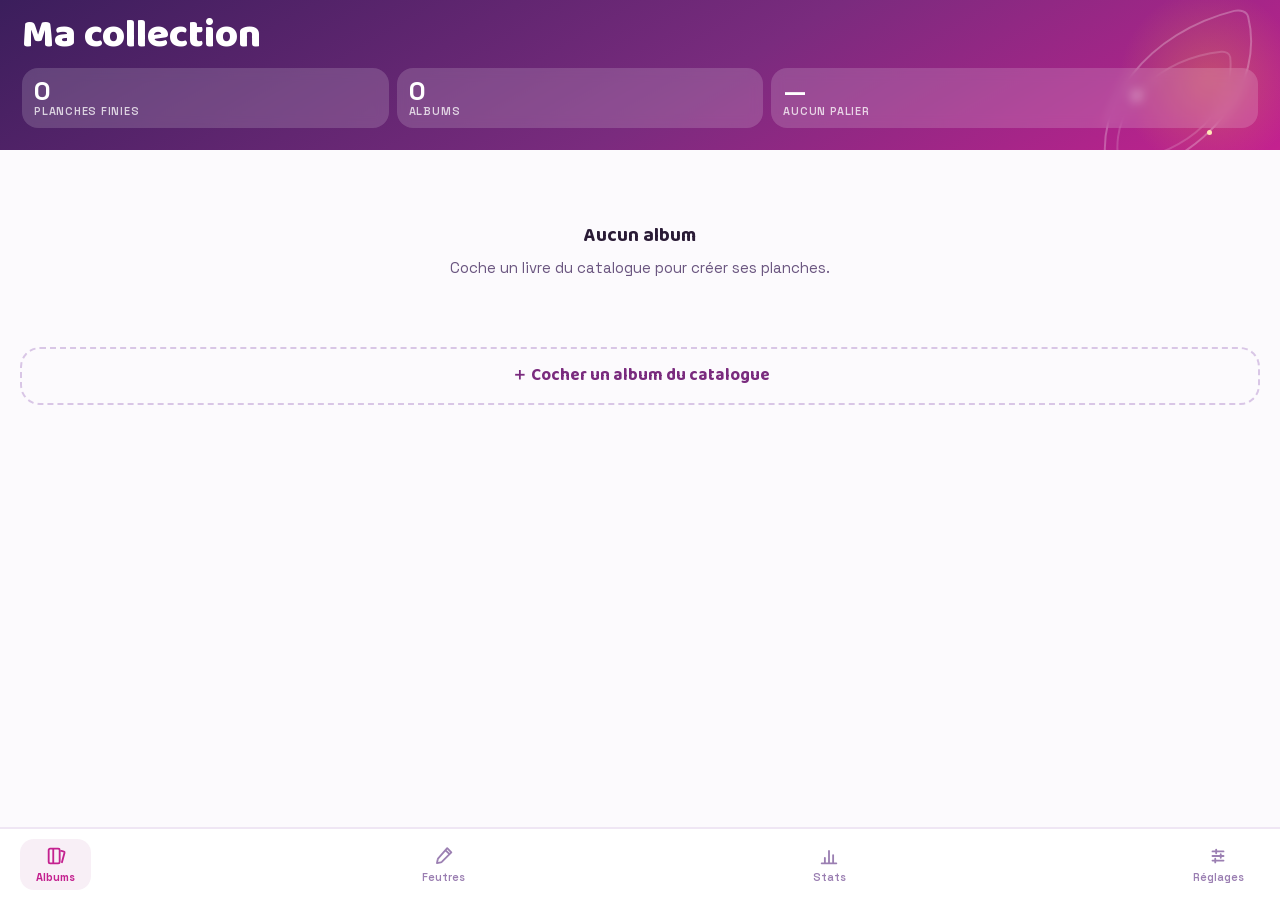
<file: index.html>
<!DOCTYPE html>
<html lang="fr">
<head>
<meta charset="utf-8">
<meta name="viewport" content="width=device-width, initial-scale=1, viewport-fit=cover">
<meta name="theme-color" content="#3B1E5C">
<title>Colorix</title>
<link rel="manifest" href="./manifest.webmanifest">
<link rel="apple-touch-icon" href="./icons/apple-touch-icon.png">
<meta name="apple-mobile-web-app-capable" content="yes">
<meta name="apple-mobile-web-app-status-bar-style" content="black-translucent">
<meta name="apple-mobile-web-app-title" content="Colorix">
<link rel="apple-touch-startup-image"
      href="./icons/splash-1284x2778.png"
      media="(device-width: 428px) and (device-height: 926px) and (-webkit-device-pixel-ratio: 3)">
<link rel="stylesheet" href="./app/styles.css">
</head>
<body>
<div id="ecran"></div>
<nav id="onglets" hidden></nav>
<script>
/* Le service worker s'enregistre ici, hors du graphe de modules, et non dans
   `principal.js` : une erreur de syntaxe dans n'importe quel module empêchait
   alors l'enregistrement, donc la réception du correctif. L'écran blanc
   devenait définitif — sauf à retirer la web app de l'écran d'accueil, ce qui
   efface son IndexedDB et tout le travail avec.

   Le rechargement sur `controllerchange` évite qu'une mise à jour ne se voie
   qu'au lancement suivant : le worker s'installe au premier, la page n'en
   profiterait qu'au second. */
if ('serviceWorker' in navigator) {
  let recharge = false;
  navigator.serviceWorker.addEventListener('controllerchange', function () {
    if (recharge) return;
    recharge = true;
    location.reload();
  });
  navigator.serviceWorker.register('./sw.js', { scope: './' }).catch(function () {});
}
navigator.storage?.persist?.().catch(function () {});
</script>
<script type="module" src="./app/principal.js"></script>
</body>
</html>
</file>
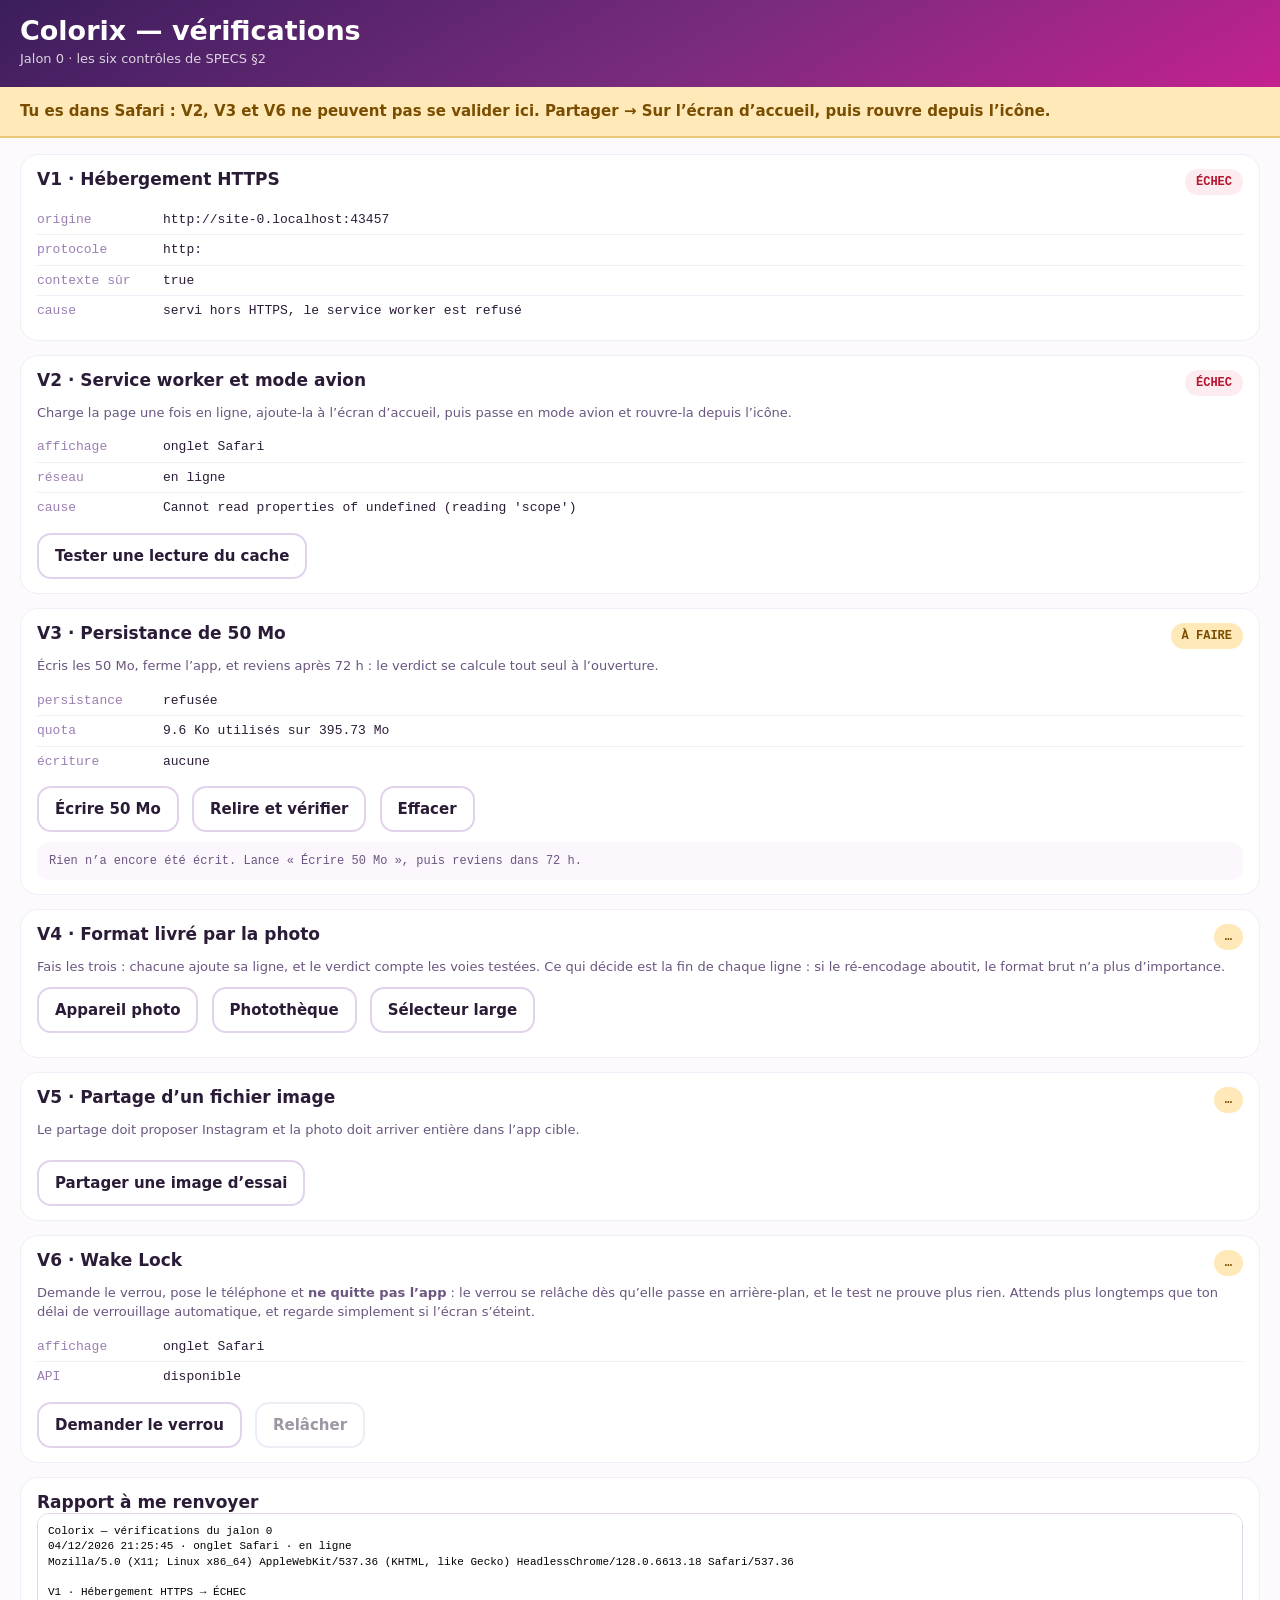
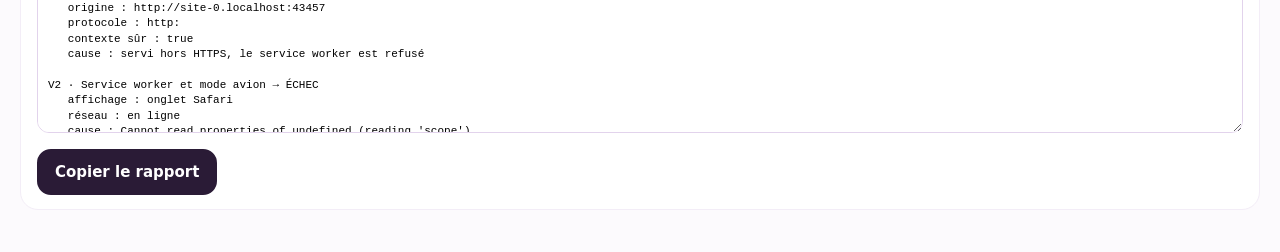
<file: verifications/index.html>
<!DOCTYPE html>
<html lang="fr">
<head>
<meta charset="utf-8">
<meta name="viewport" content="width=device-width, initial-scale=1, viewport-fit=cover">
<meta name="theme-color" content="#3B1E5C">
<title>Colorix — vérifications</title>
<link rel="manifest" href="./manifest.webmanifest">
<link rel="apple-touch-icon" href="./apple-touch-icon.png">
<meta name="apple-mobile-web-app-capable" content="yes">
<meta name="apple-mobile-web-app-status-bar-style" content="black-translucent">
<meta name="apple-mobile-web-app-title" content="Vérifs">
<style>
  :root {
    --safe-top: env(safe-area-inset-top, 0px);
    --safe-bottom: env(safe-area-inset-bottom, 0px);
    --encre: #2A1B36;
    --encre-2: #6B5680;
    --encre-3: #9B7FB2;
    --fond: #FCFAFD;
    --surface: #FFFFFF;
    --separateur: #F3EDF7;
    --bordure: #E2D3EC;
    --magenta: #C4218F;
    --violet-nuit: #3B1E5C;
    --vert: #1E6B34;
    --vert-fond: #E8F5EC;
    --rouge: #B4162F;
    --rouge-fond: #FDECEF;
    --ambre: #7A4E00;
    --ambre-fond: #FFE9B8;
  }

  * { -webkit-tap-highlight-color: transparent; box-sizing: border-box; }

  body {
    margin: 0;
    background: var(--fond);
    color: var(--encre);
    font: 400 16px/1.45 -apple-system, system-ui, sans-serif;
    overscroll-behavior: none;
    -webkit-text-size-adjust: 100%;
  }

  header {
    padding: calc(var(--safe-top) + 16px) 20px 18px;
    background: linear-gradient(150deg, #3B1E5C 0%, #7A2B7E 55%, #C4218F 100%);
    color: #FFF;
  }
  header h1 { margin: 0 0 4px; font-size: 27px; line-height: 1.1; font-weight: 800; }
  header p { margin: 0; font-size: 13px; color: rgba(255,255,255,.8); }

  #avertissement {
    margin: 0;
    padding: 14px 20px;
    background: var(--ambre-fond);
    color: var(--ambre);
    font-size: 15px;
    font-weight: 600;
    line-height: 1.4;
    border-bottom: 2px solid #E8C97A;
  }

  main { padding: 16px 20px calc(var(--safe-bottom) + 28px); }

  section {
    background: var(--surface);
    border: 1px solid var(--separateur);
    border-radius: 18px;
    padding: 14px 16px;
    margin-bottom: 14px;
  }

  .entete { display: flex; align-items: flex-start; gap: 10px; }
  .entete h2 { margin: 0; font-size: 17px; font-weight: 700; flex: 1; line-height: 1.25; }

  .verdict {
    flex: none;
    padding: 4px 11px;
    border-radius: 999px;
    font: 700 12px/1.5 ui-monospace, Menlo, monospace;
    background: var(--separateur);
    color: var(--encre-3);
    white-space: nowrap;
  }
  .verdict[data-etat="ok"]      { background: var(--vert-fond);   color: var(--vert); }
  .verdict[data-etat="echec"]   { background: var(--rouge-fond);  color: var(--rouge); }
  .verdict[data-etat="attente"] { background: var(--ambre-fond);  color: var(--ambre); }

  .consigne { margin: 8px 0 0; font-size: 13px; color: var(--encre-2); }

  dl { margin: 10px 0 0; font: 400 13px/1.5 ui-monospace, Menlo, monospace; }
  dl div { display: flex; gap: 10px; padding: 5px 0; border-top: 1px solid var(--separateur); }
  dl div:first-child { border-top: none; }
  dt { flex: none; width: 116px; color: var(--encre-3); }
  dd { margin: 0; flex: 1; min-width: 0; word-break: break-word; }

  button {
    font: 600 15px -apple-system, system-ui, sans-serif;
    color: var(--encre);
    background: var(--surface);
    border: 2px solid var(--bordure);
    border-radius: 14px;
    padding: 12px 16px;
    margin: 10px 8px 0 0;
    min-height: 46px;
  }
  button:active { background: #F6EFFA; }
  button[disabled] { opacity: .45; }
  button.primaire { background: var(--encre); border-color: var(--encre); color: #FFF; }
  button.primaire:active { background: #433054; }

  input[type=file] { display: none; }
  label.fichier {
    display: inline-block;
    font: 600 15px -apple-system, system-ui, sans-serif;
    border: 2px solid var(--bordure);
    border-radius: 14px;
    padding: 12px 16px;
    margin: 10px 8px 0 0;
  }
  label.fichier:active { background: #F6EFFA; }

  .journal {
    margin-top: 10px;
    padding: 10px 12px;
    background: #FBF7FD;
    border-radius: 12px;
    font: 400 12px/1.5 ui-monospace, Menlo, monospace;
    color: var(--encre-2);
    white-space: pre-wrap;
    word-break: break-word;
  }
  .journal:empty { display: none; }

  #rapport {
    width: 100%;
    height: 220px;
    font: 400 11px/1.4 ui-monospace, Menlo, monospace;
    border: 1px solid var(--bordure);
    border-radius: 12px;
    padding: 10px;
    user-select: text;
    -webkit-user-select: text;
  }
</style>
</head>
<body>

<header>
  <h1>Colorix — vérifications</h1>
  <p>Jalon 0 · les six contrôles de SPECS §2</p>
</header>

<p id="avertissement" hidden></p>

<main>

  <section id="v1">
    <div class="entete"><h2>V1 · Hébergement HTTPS</h2><span class="verdict" data-etat="attente">…</span></div>
    <dl></dl>
  </section>

  <section id="v2">
    <div class="entete"><h2>V2 · Service worker et mode avion</h2><span class="verdict" data-etat="attente">…</span></div>
    <p class="consigne">Charge la page une fois en ligne, ajoute-la à l’écran d’accueil, puis passe en mode avion et rouvre-la depuis l’icône.</p>
    <dl></dl>
    <button data-action="sonder-cache">Tester une lecture du cache</button>
    <div class="journal"></div>
  </section>

  <section id="v3">
    <div class="entete"><h2>V3 · Persistance de 50 Mo</h2><span class="verdict" data-etat="attente">…</span></div>
    <p class="consigne">Écris les 50 Mo, ferme l’app, et reviens après 72 h : le verdict se calcule tout seul à l’ouverture.</p>
    <dl></dl>
    <button data-action="ecrire-50mo">Écrire 50 Mo</button>
    <button data-action="relire">Relire et vérifier</button>
    <button data-action="effacer">Effacer</button>
    <div class="journal"></div>
  </section>

  <section id="v4">
    <div class="entete"><h2>V4 · Format livré par la photo</h2><span class="verdict" data-etat="attente">…</span></div>
    <p class="consigne">Fais les trois : chacune ajoute sa ligne, et le verdict compte les voies testées. Ce qui décide est la fin de chaque ligne : si le ré-encodage aboutit, le format brut n’a plus d’importance.</p>
    <label class="fichier">Appareil photo<input type="file" accept="image/*" capture="environment" data-voie="appareil photo"></label>
    <label class="fichier">Photothèque<input type="file" accept="image/*" data-voie="photothèque"></label>
    <label class="fichier">Sélecteur large<input type="file" data-voie="sélecteur large"></label>
    <dl></dl>
    <div class="journal"></div>
  </section>

  <section id="v5">
    <div class="entete"><h2>V5 · Partage d’un fichier image</h2><span class="verdict" data-etat="attente">…</span></div>
    <p class="consigne">Le partage doit proposer Instagram et la photo doit arriver entière dans l’app cible.</p>
    <dl></dl>
    <button data-action="partager">Partager une image d’essai</button>
    <div class="journal"></div>
  </section>

  <section id="v6">
    <div class="entete"><h2>V6 · Wake Lock</h2><span class="verdict" data-etat="attente">…</span></div>
    <p class="consigne">Demande le verrou, pose le téléphone et <strong>ne quitte pas l’app</strong> : le verrou se relâche dès qu’elle passe en arrière-plan, et le test ne prouve plus rien. Attends plus longtemps que ton délai de verrouillage automatique, et regarde simplement si l’écran s’éteint.</p>
    <dl></dl>
    <button data-action="verrou">Demander le verrou</button>
    <button data-action="relacher" disabled>Relâcher</button>
    <div class="journal"></div>
  </section>

  <section id="rapport-section">
    <div class="entete"><h2>Rapport à me renvoyer</h2></div>
    <textarea id="rapport" readonly></textarea>
    <button class="primaire" data-action="copier">Copier le rapport</button>
    <div class="journal"></div>
  </section>

</main>

<script type="module" src="./diagnostic.js"></script>
</body>
</html>
</file>
<file: app/styles.css>
@font-face {
  font-family: 'Baloo 2';
  src: url('../polices/baloo2-latin.woff2') format('woff2');
  font-weight: 400 800;
  font-display: swap;
  unicode-range: U+0000-00FF, U+0131, U+0152-0153, U+02BB-02BC, U+02C6, U+02DA, U+02DC,
                 U+0304, U+0308, U+0329, U+2000-206F, U+2074, U+20AC, U+2122, U+2191,
                 U+2193, U+2212, U+2215, U+FEFF, U+FFFD;
}
@font-face {
  font-family: 'Baloo 2';
  src: url('../polices/baloo2-latin-ext.woff2') format('woff2');
  font-weight: 400 800;
  font-display: swap;
  unicode-range: U+0100-02BA, U+02BD-02C5, U+02C7-02CC, U+02CE-02D7, U+02DD-02FF, U+0304,
                 U+0308, U+0329, U+1D00-1DBF, U+1E00-1E9F, U+1EF2-1EFF, U+2020, U+20A0-20AB,
                 U+20AD-20C0, U+2113, U+2C60-2C7F, U+A720-A7FF;
}
@font-face {
  font-family: 'Space Grotesk';
  src: url('../polices/grotesk-latin.woff2') format('woff2');
  font-weight: 300 700;
  font-display: swap;
  unicode-range: U+0000-00FF, U+0131, U+0152-0153, U+02BB-02BC, U+02C6, U+02DA, U+02DC,
                 U+0304, U+0308, U+0329, U+2000-206F, U+2074, U+20AC, U+2122, U+2191,
                 U+2193, U+2212, U+2215, U+FEFF, U+FFFD;
}
@font-face {
  font-family: 'Space Grotesk';
  src: url('../polices/grotesk-latin-ext.woff2') format('woff2');
  font-weight: 300 700;
  font-display: swap;
  unicode-range: U+0100-02BA, U+02BD-02C5, U+02C7-02CC, U+02CE-02D7, U+02DD-02FF, U+0304,
                 U+0308, U+0329, U+1D00-1DBF, U+1E00-1E9F, U+1EF2-1EFF, U+2020, U+20A0-20AB,
                 U+20AD-20C0, U+2113, U+2C60-2C7F, U+A720-A7FF;
}

:root {
  --safe-haut: env(safe-area-inset-top, 0px);
  --safe-bas: env(safe-area-inset-bottom, 0px);

  --encre: #2A1B36;
  --encre-2: #6B5680;
  --encre-3: #9B7FB2;
  --fond: #FCFAFD;
  --surface: #FFFFFF;
  --separateur: #F3EDF7;
  --bordure: #EFE6F4;
  --bordure-bouton: #E2D3EC;
  --bordure-pointillee: #D9C6E6;

  --magenta: #C4218F;
  --magenta-presse: #8E1268;
  --violet: #7A2B7E;
  --violet-nuit: #3B1E5C;
  --or: #FFC22E;
  --or-clair: #FFE9B8;

  --encours-fond: #FFE9B8;
  --encours-texte: #7A4E00;
  --attribuer-fond: #FFF4FA;
  --attribuer-bordure: #F6DCEA;
  --attribuer-anneau: #F0B7D4;
  --attribuer-texte: #B07398;
  /* Le handoff les nomme « badge feutre superposé » ; la superposition n'a pas
     survécu, les deux teintes servent au badge des équivalents. */
  --equivalent-fond: #F4ECF9;
  --equivalent-texte: #5B3A78;
  --tuile-fond: #F4EEF8;
  --tuile-numero: #C9B6D8;
  --presse: #F6EFFA;

  /* Dominantes des six fées — déduites, pas fournies par l'utilisatrice.
     Accents décoratifs uniquement : jamais en fond de nuancier. */
  --fee-bloom: #F2542D;
  --fee-stella: #FFC22E;
  --fee-flora: #63C36A;
  --fee-musa: #7A4BC4;
  --fee-tecna: #17AFA6;
  --fee-aisha: #2C7BE8;

  --degrade-entete: linear-gradient(150deg, #3B1E5C 0%, #7A2B7E 55%, #C4218F 100%);
  --degrade-bouton: linear-gradient(120deg, #C4218F, #7A2B7E);
  --degrade-nuancier: linear-gradient(90deg, var(--fee-bloom), var(--fee-stella) 34%, var(--fee-flora) 62%, var(--fee-aisha));
  --degrade-album: linear-gradient(90deg, #FFC22E, #FFF);
  --halo-or: radial-gradient(closest-side, #FFC22E, transparent 70%);

  --ombre-carte: 0 2px 0 rgba(42,27,54,.06), 0 10px 24px -18px rgba(42,27,54,.5);
  --ombre-barre: 0 -10px 24px -18px rgba(42,27,54,.5);
  --liseré-pastille: inset 0 0 0 1px rgba(20,10,28,.14);
  --liseré-tuile: inset 0 0 0 1px rgba(42,27,54,.07);
}

* { -webkit-tap-highlight-color: transparent; box-sizing: border-box; }

/* Les cartes, tuiles et onglets sont des liens : sans cette remise à zéro
   ils héritent du bleu souligné du navigateur. */
a { color: inherit; text-decoration: none; }

html {
  height: 100%;
  background: var(--surface);
}

body {
  margin: 0;
  /* 100% ne remplit pas la fenêtre en web app installée : la barre d'onglets
     s'arrête avant le bas et laisse paraître le fond. */
  height: 100dvh;
  display: flex;
  flex-direction: column;
  background: var(--fond);
  color: var(--encre);
  font: 400 16px/1.4 'Space Grotesk', system-ui, sans-serif;
  overscroll-behavior: none;
  user-select: none;
  -webkit-user-select: none;
  -webkit-touch-callout: none;
  -webkit-text-size-adjust: 100%;
}

input, textarea { user-select: text; -webkit-user-select: text; }

button, input, textarea, select {
  font-family: inherit;
  color: inherit;
  border: none;
  background: none;
  padding: 0;
}

#ecran { flex: 1; min-height: 0; display: flex; flex-direction: column; }

.vue { display: flex; flex-direction: column; height: 100%; min-height: 0; }

/* ---------- en-têtes ---------- */

.entete {
  flex: none;
  position: relative;
  overflow: hidden;
  padding: calc(var(--safe-haut) + 14px) 22px 22px;
}
.entete--decor { background: var(--degrade-entete); color: #FFF; }
.entete--sobre {
  background: var(--fond);
  padding-left: 20px;
  padding-right: 20px;
  padding-bottom: 14px;
  border-bottom: 2px solid var(--bordure);
}

.entete__contenu { position: relative; display: flex; flex-direction: column; gap: 12px; }

.titre-ecran { margin: 0; font: 800 40px/1.05 'Baloo 2', sans-serif; }
.titre-album { margin: 0; font: 800 32px/1.08 'Baloo 2', sans-serif; max-width: 300px; }
.sur-titre {
  font: 600 12px 'Space Grotesk', sans-serif;
  letter-spacing: .1em;
  text-transform: uppercase;
  color: var(--encre-3);
  white-space: nowrap;
  overflow: hidden;
  text-overflow: ellipsis;
}
.entete--decor .sur-titre { color: rgba(255,255,255,.74); }

/* Seule sortie de la fiche coloriage : elle n'a pas d'onglets. Le padding
   porte la cible tactile à 44 px sans rien prendre à la liste. */
.sur-titre--retour {
  display: inline-flex;
  align-items: center;
  gap: 5px;
  align-self: flex-start;
  padding: 14px 10px 14px 0;
  margin: -14px 0;
  max-width: 100%;
}
.sur-titre--retour:active { color: var(--magenta); }
.entete--decor .sur-titre--retour:active { color: #FFF; }

.retour {
  display: flex;
  align-items: center;
  gap: 6px;
  font: 600 14px 'Space Grotesk', sans-serif;
  color: rgba(255,255,255,.8);
  align-self: flex-start;
}

/* ---------- motif d'ailes ---------- */

.aile {
  position: absolute;
  border-radius: 100% 8% 100% 8%;
  pointer-events: none;
}
.aile--grande { top: 26px; right: 14px; width: 176px; height: 138px; border: 2px solid rgba(255,255,255,.26); transform: rotate(-14deg); }
.aile--petite { top: 56px; right: 44px; width: 124px; height: 100px; border: 2px solid rgba(255,255,255,.16); transform: rotate(-6deg); }

.halo { position: absolute; top: -50px; right: -60px; width: 260px; height: 260px; opacity: .25; background: var(--halo-or); pointer-events: none; }

.eclat { position: absolute; border-radius: 999px; background: #FFF; pointer-events: none; animation: eclat 2.8s ease-in-out infinite; }
.eclat--a { top: 92px; right: 140px; width: 7px; height: 7px; }
.eclat--b { top: 130px; right: 68px; width: 5px; height: 5px; background: var(--or-clair); animation-duration: 3.4s; }

@keyframes eclat { 0%, 100% { opacity: .5 } 50% { opacity: 1 } }
@media (prefers-reduced-motion: reduce) { .eclat { animation: none; opacity: .8 } }

/* ---------- progression ---------- */

.progression { display: flex; align-items: center; gap: 10px; }
.progression__piste { flex: 1; height: 8px; border-radius: 999px; background: var(--bordure); overflow: hidden; }
.entete--decor .progression__piste { background: rgba(255,255,255,.24); }
.progression__part { height: 100%; border-radius: 999px; background: var(--degrade-nuancier); }
.progression__part--album { background: var(--degrade-album); }
.progression__compte { font: 600 13px 'Space Grotesk', sans-serif; color: var(--encre-2); white-space: nowrap; font-variant-numeric: tabular-nums; }
.entete--decor .progression__compte { color: #FFF; font-weight: 700; font-size: 14px; }

/* ---------- corps défilant ---------- */

.corps {
  flex: 1;
  min-height: 0;
  overflow-y: auto;
  -webkit-overflow-scrolling: touch;
  background: var(--fond);
}
.corps--liste { padding: 16px 20px 0; display: flex; flex-direction: column; gap: 12px; }
.corps--grille { padding: 14px 20px 0; }

/* ---------- barre d'actions ---------- */

.actions {
  flex: none;
  padding: 12px 20px calc(var(--safe-bas) + 12px);
  background: var(--surface);
  border-top: 2px solid var(--bordure);
  box-shadow: var(--ombre-barre);
  display: flex;
  align-items: center;
  gap: 12px;
}
.actions--colonne { flex-direction: column; align-items: stretch; gap: 9px; }

/* ---------- boutons ---------- */

.bouton {
  display: flex;
  align-items: center;
  justify-content: center;
  gap: 9px;
  height: 62px;
  border-radius: 20px;
  font: 700 21px 'Baloo 2', sans-serif;
}
.bouton--primaire { flex: 1; background: var(--encre); color: #FFF; }
.bouton--primaire:active { background: #433054; }
.bouton--habille { width: 100%; height: 60px; background: var(--degrade-bouton); color: #FFF; font-size: 20px; }
.bouton--habille:active { filter: brightness(.92); }
.bouton--chrono {
  flex: none;
  padding: 0 20px;
  border: 2px solid var(--bordure-bouton);
  background: var(--surface);
  font: 600 20px 'Space Grotesk', sans-serif;
  font-variant-numeric: tabular-nums;
}
.bouton--chrono:active { background: var(--presse); }
.bouton--secondaire {
  height: 40px;
  border: 2px dashed var(--bordure-bouton);
  border-radius: 14px;
  background: var(--surface);
  color: var(--encre-2);
  font: 600 14px 'Space Grotesk', sans-serif;
}
.bouton--secondaire:active { background: var(--presse); }
.bouton--pointille {
  display: flex;
  align-items: center;
  justify-content: center;
  gap: 10px;
  height: 58px;
  border: 2px dashed var(--bordure-pointillee);
  border-radius: 20px;
  color: var(--violet);
  font: 700 17px 'Baloo 2', sans-serif;
  margin-bottom: 16px;
}
.bouton--pointille:active { background: var(--presse); }

.pastille-chrono { width: 12px; height: 12px; border-radius: 3px; background: var(--fee-bloom); }

/* ---------- chip de statut ---------- */

.chip {
  flex: none;
  padding: 6px 12px;
  border-radius: 999px;
  background: var(--encours-fond);
  color: var(--encours-texte);
  font: 700 13px 'Space Grotesk', sans-serif;
  white-space: nowrap;
}
.entete--decor .chip { background: rgba(255,255,255,.2); color: #FFF; backdrop-filter: blur(4px); }

/* ---------- tuiles de résumé ---------- */

.resumes { display: flex; gap: 8px; }
.resume { flex: 1; padding: 10px 12px; border-radius: 16px; background: rgba(255,255,255,.16); backdrop-filter: blur(6px); }
.resume--large { flex: 1.35; }
.resume__valeur { font: 700 26px/1 'Space Grotesk', sans-serif; color: #FFF; font-variant-numeric: tabular-nums; }
.resume__palier { font: 700 17px/1.15 'Baloo 2', sans-serif; color: var(--or-clair); }
.resume__libelle { font: 600 11px 'Space Grotesk', sans-serif; letter-spacing: .07em; text-transform: uppercase; color: rgba(255,255,255,.76); }

/* ---------- carte d'album ---------- */

.carte-album {
  display: flex;
  gap: 14px;
  padding: 12px;
  border-radius: 22px;
  background: var(--surface);
  box-shadow: var(--ombre-carte);
  text-align: left;
  width: 100%;
}
.carte-album:active { background: #FDFAFE; }

.couverture {
  flex: none;
  width: 78px;
  height: 104px;
  border-radius: 12px;
  display: flex;
  align-items: flex-end;
  padding: 8px;
  box-shadow: inset 0 0 0 1px rgba(20,10,28,.12);
  overflow: hidden;
  position: relative;
  background-size: cover;
  background-position: center;
}
.couverture__court { font: 700 12px/1.15 'Baloo 2', sans-serif; color: #FFF; text-shadow: 0 1px 3px rgba(0,0,0,.45); }
.couverture img { position: absolute; inset: 0; width: 100%; height: 100%; object-fit: cover; }

.carte-album__texte { flex: 1; min-width: 0; display: flex; flex-direction: column; justify-content: space-between; padding: 2px 0; gap: 8px; }
.carte-album__titre { font: 700 19px/1.15 'Baloo 2', sans-serif; }
.carte-album__meta { font-size: 12px; color: var(--encre-3); }
.barre-album { height: 9px; border-radius: 999px; background: #F0EAF5; overflow: hidden; }
.barre-album__part { height: 100%; border-radius: 999px; }
.carte-album__compte { font: 600 13px 'Space Grotesk', sans-serif; color: var(--encre-2); font-variant-numeric: tabular-nums; }

/* ---------- grille de planches ---------- */

.grille-planches { display: grid; grid-template-columns: repeat(3, 1fr); gap: 10px; padding-bottom: 16px; }
.planche {
  position: relative;
  aspect-ratio: 1;
  border-radius: 16px;
  overflow: hidden;
  background: var(--tuile-fond);
  box-shadow: var(--liseré-tuile);
  display: flex;
  align-items: center;
  justify-content: center;
}
.planche__numero { font: 600 24px 'Space Grotesk', sans-serif; color: var(--tuile-numero); font-variant-numeric: tabular-nums; }
.planche--encours { background: var(--attribuer-fond); box-shadow: inset 0 0 0 3px var(--magenta); flex-direction: column; gap: 4px; }
.planche--encours .planche__numero { font: 800 34px/1 'Baloo 2', sans-serif; color: var(--magenta); }
.planche__mention { font: 700 10px 'Space Grotesk', sans-serif; letter-spacing: .09em; text-transform: uppercase; color: var(--magenta); }
.planche img { position: absolute; inset: 0; width: 100%; height: 100%; object-fit: cover; }
/* L'avancement du nuancier, dans l'angle opposé à la pilule du numéro. Le halo
   blanc lui garde son contraste aussi bien sur une photo sombre que sur le
   mauve d'une tuile vide. */
.planche__nuancier {
  position: absolute;
  top: 6px;
  right: 6px;
  min-width: 20px;
  height: 20px;
  padding: 0 6px;
  border-radius: 999px;
  background: var(--magenta);
  color: #FFF;
  font: 700 11px 'Space Grotesk', sans-serif;
  font-variant-numeric: tabular-nums;
  display: flex;
  align-items: center;
  justify-content: center;
  box-shadow: 0 0 0 2px rgba(255,255,255,.6);
}
.planche__nuancier--pret {
  top: 8px;
  right: 8px;
  min-width: 0;
  width: 9px;
  height: 9px;
  padding: 0;
  background: #1E6B34;
}

.planche__pilule {
  position: absolute;
  top: 6px;
  left: 6px;
  padding: 2px 7px;
  border-radius: 999px;
  background: rgba(23,16,30,.62);
  color: #FFF;
  font: 700 11px 'Space Grotesk', sans-serif;
  backdrop-filter: blur(3px);
  font-variant-numeric: tabular-nums;
}

/* ---------- barre d'onglets ---------- */

#onglets[hidden] { display: none; }

#onglets {
  flex: none;
  padding: 10px 20px calc(var(--safe-bas) + 10px);
  background: var(--surface);
  border-top: 2px solid var(--bordure);
  display: flex;
  justify-content: space-between;
}
.onglet {
  display: flex;
  flex-direction: column;
  align-items: center;
  gap: 3px;
  padding: 6px 16px;
  border-radius: 14px;
  color: var(--encre-3);
  font: 600 11px 'Space Grotesk', sans-serif;
}
.onglet[aria-current='page'] { background: #F8EFF6; color: var(--magenta); font-weight: 700; }
.onglet svg { width: 22px; height: 22px; fill: none; stroke: currentColor; stroke-width: 2; stroke-linecap: round; stroke-linejoin: round; }

/* ---------- états vides et messages ---------- */

.vide { padding: 40px 24px; text-align: center; color: var(--encre-2); font-size: 15px; line-height: 1.5; }
.vide strong { display: block; font: 700 19px 'Baloo 2', sans-serif; color: var(--encre); margin-bottom: 6px; }

/* ---------- fiche coloriage, structure commune ---------- */

.entete__ligne { display: flex; align-items: flex-start; justify-content: space-between; gap: 12px; }
.entete__identite { display: flex; flex-direction: column; gap: 2px; min-width: 0; }
.titre-planche { margin: 0; font: 700 38px/1 'Baloo 2', sans-serif; }
.entete--decor .titre-planche { font: 800 40px/1.05 'Baloo 2', sans-serif; }
.entete--decor .sur-titre { color: rgba(255,255,255,.74); }
.chip--fini { background: #E4F3E8; color: #1E6B34; }
.entete--decor .chip--fini { background: rgba(255,255,255,.24); color: #FFF; }
.pastille-chrono--actif { animation: battement 1s ease-in-out infinite; }
@keyframes battement { 0%, 100% { opacity: 1 } 50% { opacity: .3 } }
@media (prefers-reduced-motion: reduce) { .pastille-chrono--actif { animation: none } }

.actions__ligne { display: flex; align-items: center; gap: 12px; }
.bouton--habille-plein { background: var(--degrade-bouton); }

/* ---------- mise en page A ---------- */

.rangee {
  display: flex;
  align-items: center;
  gap: 14px;
  width: 100%;
  padding: 11px 20px;
  min-height: 66px;
  border-bottom: 1px solid var(--separateur);
  text-align: left;
}
.rangee:active { background: var(--presse); }

.pastille {
  flex: none;
  width: 46px;
  height: 46px;
  border-radius: 14px;
  box-shadow: var(--liseré-pastille);
  display: flex;
  align-items: center;
  justify-content: center;
  font: 700 21px 'Space Grotesk', sans-serif;
}
.pastille--grande { width: 64px; height: 64px; border-radius: 18px; font-size: 28px; }

/* La couleur du livre et celles des feutres, sans filet entre elles : l'œil ne
   compare deux teintes qu'au contact. Un seul liseré, posé sur l'ensemble. */
.comparateur {
  flex: none;
  display: flex;
  border-radius: 14px;
  overflow: hidden;
  box-shadow: var(--liseré-pastille);
}
.comparateur .pastille { border-radius: 0; box-shadow: none; }
.comparateur__feutres { flex: none; width: 18px; display: flex; flex-direction: column; }
.comparateur__feutre { flex: 1; min-height: 0; }

.rangee__texte { flex: 1; min-width: 0; display: flex; flex-direction: column; gap: 1px; }
.rangee__ligne { display: flex; align-items: baseline; gap: 8px; min-width: 0; }

.reference {
  font: 700 40px/1 'Space Grotesk', sans-serif;
  letter-spacing: -.01em;
  font-variant-numeric: tabular-nums;
  color: var(--encre);
}
.reference--vide { color: var(--magenta); }
.reference--large { font-size: 44px; letter-spacing: -.015em; }

.marque {
  font: 600 12px 'Space Grotesk', sans-serif;
  letter-spacing: .07em;
  text-transform: uppercase;
  color: var(--encre-3);
  white-space: nowrap;
}
.teinte {
  font-size: 13px;
  color: var(--encre-2);
  white-space: nowrap;
  overflow: hidden;
  text-overflow: ellipsis;
}

/* Les autres feutres retenus pour le même code : des équivalents, jamais des
   couches. Le libellé est en tête, la liste dessous — au troisième feutre, une
   mention par ligne ne dirait plus rien. */
.equivalents {
  flex: none;
  display: flex;
  flex-direction: column;
  align-items: flex-end;
  gap: 1px;
  padding-left: 8px;
  border-left: 2px solid var(--separateur);
}
.equivalents__ref { font: 700 22px/1 'Space Grotesk', sans-serif; font-variant-numeric: tabular-nums; color: var(--encre-2); }
.equivalents__libelle { font: 600 10px 'Space Grotesk', sans-serif; letter-spacing: .08em; text-transform: uppercase; color: var(--encre-3); }

.plus { flex: none; font-size: 26px; color: #E0AFCF; }

/* ---------- mise en page B ---------- */

.rangee--bande { align-items: stretch; gap: 0; padding: 0; min-height: 74px; }
/* Les symboles au-delà de « z » changent d'une planche à l'autre : ils sont
   découpés sur la photo et peints en masque, jamais en caractère. */
.glyphe {
  display: block;
  -webkit-mask-size: contain; mask-size: contain;
  -webkit-mask-repeat: no-repeat; mask-repeat: no-repeat;
  -webkit-mask-position: center; mask-position: center;
}
.rang-case { font-size: .62em; opacity: .8; font-variant-numeric: tabular-nums; }
.pastille .glyphe { width: 46%; height: 40%; }
.bande .glyphe { width: 34%; height: 34%; }
.pastille-manquante .glyphe { width: 46%; height: 40%; }
.import__pastille .glyphe { width: 34%; height: 46%; }
.pipette__temoin .glyphe { width: 46%; height: 40%; }
.titre-code .glyphe { display: inline-block; width: .9em; height: .9em; vertical-align: -.1em; }

.bande {
  flex: none;
  width: 74px;
  display: flex;
  align-items: center;
  justify-content: center;
  font: 700 30px 'Space Grotesk', sans-serif;
}
.rangee__corps {
  flex: 1;
  min-width: 0;
  padding: 10px 16px;
  display: flex;
  align-items: center;
  justify-content: space-between;
  gap: 10px;
}
.comparateur--bande { border-radius: 0; box-shadow: none; }
.comparateur--bande .comparateur__feutres { width: 14px; }

.badge-equivalents {
  flex: none;
  padding: 5px 10px;
  border-radius: 12px;
  background: var(--equivalent-fond);
  display: flex;
  flex-direction: column;
  align-items: center;
}
.badge-equivalents__ref { font: 700 19px/1.1 'Space Grotesk', sans-serif; color: var(--equivalent-texte); font-variant-numeric: tabular-nums; }
.badge-equivalents__libelle { font: 600 9px 'Space Grotesk', sans-serif; letter-spacing: .1em; text-transform: uppercase; color: var(--encre-3); }

.manquants { flex: none; padding: 14px 20px 16px; background: var(--attribuer-fond); border-bottom: 2px solid var(--attribuer-bordure); }
.manquants__entete { display: flex; align-items: center; justify-content: space-between; margin-bottom: 10px; }
.manquants__titre { font: 700 15px 'Baloo 2', sans-serif; color: var(--magenta); }
.manquants__aide { font: 600 12px 'Space Grotesk', sans-serif; color: var(--attribuer-texte); }
.manquants__bande { display: flex; gap: 9px; overflow-x: auto; -webkit-overflow-scrolling: touch; padding: 3px 0 5px; scrollbar-width: none; }
.manquants__bande::-webkit-scrollbar { display: none; }
.pastille-manquante {
  flex: none;
  width: 56px;
  height: 56px;
  border-radius: 16px;
  box-shadow: inset 0 0 0 1px rgba(20,10,28,.16), 0 0 0 2px var(--attribuer-fond), 0 0 0 3.5px var(--attribuer-anneau);
  display: flex;
  align-items: center;
  justify-content: center;
  font: 700 24px 'Space Grotesk', sans-serif;
}

/* ---------- champs et panneaux ---------- */

.champ {
  width: 100%;
  height: 48px;
  padding: 0 14px;
  border: 2px solid var(--bordure-bouton);
  border-radius: 14px;
  background: var(--surface);
  font: 400 16px 'Space Grotesk', sans-serif;
}
.champ:focus { outline: none; border-color: var(--magenta); }
.champ--nombre { font-variant-numeric: tabular-nums; }

.panneau { position: fixed; inset: 0; z-index: 20; display: flex; flex-direction: column; justify-content: flex-end; }
.panneau__voile { position: absolute; inset: 0; background: rgba(23,16,30,.45); }
.panneau__feuille {
  position: relative;
  background: var(--surface);
  border-radius: 24px 24px 0 0;
  padding: 22px 20px calc(var(--safe-bas) + 20px);
  display: flex;
  flex-direction: column;
  gap: 12px;
  max-height: 88vh;
  overflow-y: auto;
}
.panneau__titre { margin: 0; font: 700 24px/1.15 'Baloo 2', sans-serif; }
.panneau__note { margin: 0; font-size: 14px; line-height: 1.45; color: var(--encre-2); }
.panneau__actions { display: flex; gap: 12px; align-items: center; }
.panneau__actions .bouton--secondaire { flex: none; padding: 0 18px; height: 62px; }

/* Nommer un symbole. La palette est en six colonnes et non huit : à huit, une
   touche tombe sous les 44 pt et le doigt rate. */
.symbole__apercu { display: flex; justify-content: center; padding: 4px 0; }
.palette { display: grid; grid-template-columns: repeat(6, 1fr); gap: 8px; }
.palette__signe {
  height: 48px;
  border-radius: 12px;
  background: var(--surface);
  box-shadow: inset 0 0 0 2px var(--bordure-bouton);
  color: var(--encre);
  font: 700 22px 'Space Grotesk', sans-serif;
}
.palette__signe:active { background: var(--presse); }
.palette__signe--actuel { box-shadow: inset 0 0 0 3px var(--magenta); }
.palette__signe:disabled { opacity: .28; }

.panneau__saisie { display: flex; align-items: center; gap: 10px; }
.panneau__saisie .bouton--secondaire { flex: none; padding: 0 18px; height: 48px; }
.champ--symbole { text-align: center; font-size: 22px; font-weight: 700; }
.panneau__refus { color: var(--magenta); font-weight: 600; }
.panneau__refus:empty { display: none; }

.apercu:empty { display: none; }
.apercu img { width: 100%; border-radius: 16px; }
.apercu__attente { font-size: 14px; color: var(--encre-2); }
.bouton--pointille--court { height: 48px; font-size: 15px; margin-bottom: 0; }

/* ---------- catalogue ---------- */

.retour--sombre { color: var(--encre-2); }
.ligne-catalogue { display: flex; align-items: center; gap: 12px; width: 100%; padding: 10px; border-radius: 16px; background: var(--surface); box-shadow: var(--ombre-carte); text-align: left; }
.ligne-catalogue:active { background: var(--presse); }
.ligne-catalogue--possede { opacity: .55; }
.vignette { flex: none; width: 44px; height: 58px; border-radius: 8px; overflow: hidden; position: relative; background-size: cover; }
.vignette img { position: absolute; inset: 0; width: 100%; height: 100%; object-fit: cover; }
.ligne-catalogue__texte { flex: 1; min-width: 0; }
.ligne-catalogue__titre { font: 700 15px/1.2 'Baloo 2', sans-serif; }
.ligne-catalogue__meta { font-size: 12px; color: var(--encre-3); font-variant-numeric: tabular-nums; }
.ligne-catalogue__marque { flex: none; font-size: 22px; color: var(--magenta); }

/* ---------- sections ---------- */

.corps--attribution, .corps--feutres, .corps--stats, .corps--reglages, .corps--pipette {
  padding: 16px 20px calc(var(--safe-bas) + 16px);
  display: flex;
  flex-direction: column;
  gap: 10px;
}
.section__titre { margin: 12px 0 0; font: 700 19px 'Baloo 2', sans-serif; }
.section__note { margin: 0; font-size: 13px; line-height: 1.45; color: var(--encre-2); }

/* ---------- attribution ---------- */

.entete__code { display: flex; align-items: center; gap: 14px; flex-wrap: wrap; }
.titre-code { margin: 0; font: 700 26px 'Baloo 2', sans-serif; }
.titre-code__note { margin: 0; font-size: 13px; color: var(--encre-2); font-variant-numeric: tabular-nums; }

.choisis { display: flex; flex-direction: column; gap: 8px; }
.choisis__vide { margin: 0; font-size: 14px; color: var(--attribuer-texte); padding: 14px; background: var(--attribuer-fond); border-radius: 14px; }
.choisi { display: flex; align-items: center; gap: 10px; padding: 10px 12px; background: var(--surface); border-radius: 14px; box-shadow: var(--ombre-carte); }
.choisi__pastille { flex: none; width: 38px; height: 38px; border-radius: 12px; box-shadow: var(--liseré-pastille); background: var(--separateur); }
.choisi__texte { flex: 1; min-width: 0; display: flex; flex-direction: column; }
.choisi__ref { font: 700 26px/1 'Space Grotesk', sans-serif; font-variant-numeric: tabular-nums; }
.choisi__nom { min-width: 0; font-size: 13px; color: var(--encre-2); overflow: hidden; text-overflow: ellipsis; white-space: nowrap; }
.choisi__ecart { flex: none; font: 600 12px 'Space Grotesk', sans-serif; color: var(--encre-3); font-variant-numeric: tabular-nums; }
.choisi__retirer { flex: none; width: 34px; height: 34px; border-radius: 999px; background: var(--separateur); color: var(--encre-2); font-size: 15px; }

.ligne-feutre { display: flex; align-items: center; gap: 12px; width: 100%; padding: 10px 12px; border-radius: 14px; background: var(--surface); box-shadow: var(--ombre-carte); text-align: left; }
.ligne-feutre:active { background: var(--presse); }
.ligne-feutre__pastille { flex: none; width: 38px; height: 38px; border-radius: 12px; box-shadow: var(--liseré-pastille); position: relative; overflow: hidden; }
.ligne-feutre__couleur { position: absolute; inset: 0; width: 100%; height: 100%; opacity: 0; }
.ligne-feutre__texte { flex: 1; min-width: 0; display: flex; flex-direction: column; }
.ligne-feutre__ref { font: 700 22px/1.1 'Space Grotesk', sans-serif; font-variant-numeric: tabular-nums; }
.ligne-feutre__nom { font-size: 12px; color: var(--encre-2); overflow: hidden; text-overflow: ellipsis; white-space: nowrap; }
.ligne-feutre__ecart { flex: none; font: 600 12px 'Space Grotesk', sans-serif; color: var(--encre-3); font-variant-numeric: tabular-nums; }
.ligne-feutre__pack { flex: none; font: 600 11px 'Space Grotesk', sans-serif; color: var(--encre-3); }

.etat { flex: none; padding: 5px 9px; border-radius: 999px; font: 600 11px 'Space Grotesk', sans-serif; white-space: nowrap; }
.etat--possede { background: #E4F3E8; color: #1E6B34; }
.etat--faible { background: var(--encours-fond); color: var(--encours-texte); }
.etat--a_sec { background: #FDECEF; color: #B4162F; }
.etat--non_possede { background: var(--separateur); color: var(--encre-3); }

.filtres, .bascule { display: flex; gap: 8px; flex-wrap: wrap; }
.filtre { padding: 8px 14px; border-radius: 999px; background: var(--separateur); color: var(--encre-2); font: 600 13px 'Space Grotesk', sans-serif; }
.filtre--actif { background: var(--encre); color: #FFF; }

.carte-amorcage { display: flex; flex-direction: column; gap: 4px; padding: 18px; border-radius: 20px; background: var(--surface); box-shadow: var(--ombre-carte); text-align: left; }
.carte-amorcage__titre { font: 700 19px 'Baloo 2', sans-serif; }
.carte-amorcage__note { font-size: 13px; color: var(--encre-2); }

/* ---------- pipette ---------- */

.pipette__scene { position: relative; border-radius: 16px; overflow: hidden; background: var(--separateur); min-height: 120px; }
.pipette__toile { display: block; width: 100%; height: auto; }
.pipette__scene--chargee { background: none; }
.loupe { position: absolute; width: 54px; height: 54px; border-radius: 999px; border: 3px solid #FFF; box-shadow: 0 2px 10px rgba(0,0,0,.35); transform: translate(-50%, -140%); pointer-events: none; }
.pipette__resultat { display: flex; align-items: center; gap: 12px; }
.pipette__temoin { width: 56px; height: 56px; border-radius: 16px; box-shadow: var(--liseré-pastille); display: flex; align-items: center; justify-content: center; font: 700 24px 'Space Grotesk', sans-serif; background: var(--separateur); }
.pipette__valeur { font: 600 18px 'Space Grotesk', sans-serif; font-variant-numeric: tabular-nums; color: var(--encre-2); }

/* ---------- planches finies sans photo ---------- */

.planche--finie { flex-direction: column; gap: 4px; background: #EFF7F1; }
.planche--finie .planche__numero { color: #1E6B34; }
.planche__coche { font-size: 14px; color: #1E6B34; }

/* ---------- statistiques ---------- */

.stats__album { display: flex; flex-direction: column; gap: 6px; }
.stats__album-ligne { display: flex; align-items: baseline; justify-content: space-between; gap: 10px; }
.stats__album-titre { font: 700 15px/1.2 'Baloo 2', sans-serif; min-width: 0; overflow: hidden; text-overflow: ellipsis; white-space: nowrap; }
.stats__mois { margin: 14px 0 8px; font: 700 15px 'Baloo 2', sans-serif; display: flex; justify-content: space-between; color: var(--encre-2); }

.mosaique { display: grid; grid-template-columns: repeat(4, 1fr); gap: 6px; }
.mosaique__case { aspect-ratio: 1; border-radius: 10px; overflow: hidden; background: var(--tuile-fond); position: relative; }
.mosaique__case img { position: absolute; inset: 0; width: 100%; height: 100%; object-fit: cover; }
.mosaique__case--vide { display: flex; align-items: center; justify-content: center; font: 600 13px 'Space Grotesk', sans-serif; color: var(--tuile-numero); }

.calendrier { display: grid; grid-template-rows: repeat(7, 1fr); grid-auto-flow: column; gap: 3px; overflow-x: auto; padding-bottom: 6px; }
.calendrier__jour { width: 10px; height: 10px; border-radius: 3px; background: var(--separateur); }

.palmares { display: flex; flex-direction: column; gap: 7px; }
.palmares__ligne, .course { display: flex; align-items: center; gap: 9px; }
.palmares__pastille { flex: none; width: 22px; height: 22px; border-radius: 7px; box-shadow: var(--liseré-pastille); }
.palmares__ref { flex: none; width: 42px; font: 700 15px 'Space Grotesk', sans-serif; font-variant-numeric: tabular-nums; }
.palmares__nom { flex: 1; min-width: 0; font-size: 12px; color: var(--encre-2); overflow: hidden; text-overflow: ellipsis; white-space: nowrap; }
.palmares__barre { flex: none; width: 76px; height: 8px; border-radius: 999px; background: var(--separateur); overflow: hidden; }
.palmares__part { display: block; height: 100%; border-radius: 999px; background: var(--degrade-nuancier); }
.palmares__compte { flex: none; font: 600 12px 'Space Grotesk', sans-serif; color: var(--encre-3); font-variant-numeric: tabular-nums; width: 22px; text-align: right; }

.courses { display: flex; flex-direction: column; gap: 7px; }
.course__emplois { flex: none; font: 600 11px 'Space Grotesk', sans-serif; color: var(--encre-3); }
.course--a_sec .palmares__ref { color: #B4162F; }

.paliers { display: flex; flex-wrap: wrap; gap: 6px; }
.palier { padding: 6px 11px; border-radius: 999px; background: var(--separateur); color: var(--encre-3); font: 600 12px 'Space Grotesk', sans-serif; }
.palier--atteint { background: var(--or-clair); color: var(--encours-texte); font-weight: 700; }

/* ---------- réglages ---------- */

.reglages__albums { display: flex; flex-direction: column; gap: 8px; }
.reglages__album { display: flex; align-items: center; gap: 10px; padding: 12px; border-radius: 14px; background: var(--surface); box-shadow: var(--ombre-carte); }
.reglages__album-titre { flex: 1; min-width: 0; font: 700 14px/1.2 'Baloo 2', sans-serif; overflow: hidden; text-overflow: ellipsis; white-space: nowrap; }
.reglages__retirer { flex: none; padding: 7px 12px; border-radius: 999px; background: #FDECEF; color: #B4162F; font: 600 12px 'Space Grotesk', sans-serif; }
.rappel { margin: 0; padding: 12px 14px; border-radius: 14px; background: var(--encours-fond); color: var(--encours-texte); font: 600 14px 'Space Grotesk', sans-serif; }

/* ---------- passe de propositions ---------- */

.corps--propositions { padding-bottom: calc(var(--safe-bas) + 16px); }
.corps--propositions .section__note { padding: 0 20px; }
.corps--propositions .section__note:first-child { padding-top: 14px; }

.proposition {
  display: flex;
  align-items: center;
  gap: 12px;
  width: 100%;
  padding: 10px 20px;
  background: var(--fond);
  border-bottom: 1px solid var(--separateur);
  text-align: left;
}
.proposition:active { background: var(--presse); }
.proposition--ecartee { opacity: .42; }
.proposition__couleurs { flex: none; display: flex; align-items: center; gap: 5px; }
.proposition__livre {
  width: 44px; height: 44px;
  border-radius: 12px;
  box-shadow: var(--liseré-pastille);
  display: flex; align-items: center; justify-content: center;
  font: 700 19px 'Space Grotesk', sans-serif;
}
.proposition__livre .glyphe { width: 46%; height: 40%; }
.proposition__feutre { width: 24px; height: 44px; border-radius: 8px; box-shadow: var(--liseré-pastille); }
.proposition__texte { flex: 1; min-width: 0; display: flex; flex-direction: column; gap: 1px; }
.proposition__ref { font: 700 24px 'Space Grotesk', sans-serif; font-variant-numeric: tabular-nums; }
.proposition__nom {
  font-size: 12px; color: var(--encre-2);
  overflow: hidden; text-overflow: ellipsis; white-space: nowrap;
}
.proposition__ecart {
  flex: none;
  font: 600 13px 'Space Grotesk', sans-serif;
  font-variant-numeric: tabular-nums;
  color: var(--encre-3);
}
.proposition__ecart--loin { color: var(--magenta); }
.proposition__coche { flex: none; width: 22px; text-align: center; font-size: 17px; color: var(--magenta); }

/* ---------- import d'un nuancier depuis une photo ---------- */

.feutres__actions { display: flex; align-items: center; justify-content: space-between; gap: 12px; }
/* Un `<a>` reste en ligne : sans ce modificateur il ignore la hauteur de 40 px
   et son texte n'est pas centré dans le pointillé. */
.bouton--secondaire--lien { display: flex; align-items: center; justify-content: center; padding: 0 16px; flex: none; }
.champ--select { -webkit-appearance: none; appearance: none; }

.corps--import { padding: 16px 20px calc(var(--safe-bas) + 16px); display: flex; flex-direction: column; gap: 12px; }

/* Le viseur prend toute la place disponible : viser une pastille sur une
   vignette de 300 px est impossible. */
.entete--viseur { padding-bottom: 10px; }
.viseur__compteur { font: 600 12px 'Space Grotesk', sans-serif; letter-spacing: .08em; text-transform: uppercase; color: var(--magenta); }
.viseur__titre { margin: 0; font: 700 24px/1.15 'Baloo 2', sans-serif; }

.viseur {
  position: relative;
  flex: 1;
  min-height: 0;
  background: #17101E;
  overflow: hidden;
  touch-action: none;
}
.viseur__toile { display: block; width: 100%; height: 100%; }
.viseur__marques { position: absolute; inset: 0; pointer-events: none; }

.marque-posee {
  position: absolute;
  width: 22px; height: 22px;
  margin: -11px 0 0 -11px;
  border-radius: 999px;
  border: 2px solid rgba(255,255,255,.9);
  box-shadow: 0 0 0 1px rgba(0,0,0,.5);
}
.marque-posee::after {
  content: '';
  position: absolute;
  left: 50%; top: 50%;
  width: 3px; height: 3px;
  margin: -1.5px 0 0 -1.5px;
  border-radius: 999px;
  background: #FFF;
}
.marque-posee--active { border-color: var(--magenta); background: rgba(196,33,143,.28); }
.marque-posee--blanc { border-color: var(--or); background: rgba(255,194,46,.28); }

.loupe-viseur {
  position: absolute;
  width: 132px; height: 132px;
  margin: -66px 0 0 -66px;
  border-radius: 999px;
  border: 3px solid #FFF;
  box-shadow: 0 4px 16px rgba(0,0,0,.6);
  pointer-events: none;
  background: #17101E;
}

/* Le doigt masque ce qu'il vise : les flèches affinent le repère au pixel,
   la loupe restant ouverte pour montrer où il tombe. */
.ajustement { display: flex; align-items: center; justify-content: space-between; gap: 10px; }
.ajustement__libelle { font: 600 13px 'Space Grotesk', sans-serif; color: var(--encre-2); }
.ajustement__croix { display: flex; gap: 6px; }
.ajustement__fleche {
  width: 54px; height: 44px;
  border-radius: 12px;
  background: var(--presse);
  color: var(--encre);
  font: 700 19px 'Space Grotesk', sans-serif;
  touch-action: manipulation;
}
.ajustement__fleche:active { background: var(--bordure-bouton); }
.ajustement__fleche:disabled { background: var(--separateur); color: var(--encre-3); }

.alerte { margin: 0; padding: 12px 14px; border-radius: 14px; font: 600 14px/1.4 'Space Grotesk', sans-serif; }
.alerte--echec { background: #FDECEF; color: #B4162F; }
.alerte--avertissement { background: var(--encours-fond); color: var(--encours-texte); }

/* Les codes de la bande, à décocher : une planche n'emploie pas forcément
   toutes les couleurs du livre, et c'est le compte qui découpe la photo. */
.bande-codes { display: grid; grid-template-columns: repeat(8, 1fr); gap: 6px; }
.jeton-code {
  height: 38px;
  border-radius: 12px;
  background: var(--encre);
  color: #FFF;
  font: 700 16px 'Space Grotesk', sans-serif;
}
.jeton-code--dernier { box-shadow: 0 0 0 3px var(--magenta); }
.jeton-code--absent {
  background: var(--surface);
  color: var(--encre-3);
  box-shadow: inset 0 0 0 2px var(--bordure-bouton);
  text-decoration: line-through;
}
.section__note--compte { font-weight: 700; color: var(--encre); }
.compteur { display: flex; align-items: center; justify-content: space-between; gap: 12px; }
.compteur__libelle { flex: 1; font: 600 14px/1.25 'Space Grotesk', sans-serif; color: var(--encre-2); }
.compteur__reglage { flex: none; display: flex; align-items: center; gap: 4px; }
.compteur__pas {
  width: 44px; height: 44px;
  border-radius: 14px;
  background: var(--presse);
  color: var(--encre);
  font: 700 20px 'Space Grotesk', sans-serif;
}
.compteur__pas:disabled { color: var(--encre-3); }
.compteur__valeur {
  min-width: 34px; text-align: center;
  font: 700 20px 'Space Grotesk', sans-serif; font-variant-numeric: tabular-nums;
}

.import__apercu { display: grid; grid-template-columns: repeat(4, 1fr); gap: 8px; }
.import__case { display: flex; flex-direction: column; align-items: center; gap: 2px; }
.import__pastille {
  display: flex; align-items: center; justify-content: center;
  width: 100%; aspect-ratio: 3/2; border-radius: 10px;
  box-shadow: var(--liseré-pastille);
  background: var(--separateur);
  font: 700 15px 'Space Grotesk', sans-serif;
}
.import__ref { font: 700 12px 'Space Grotesk', sans-serif; font-variant-numeric: tabular-nums; }
.import__nom { font-size: 9px; color: var(--encre-2); text-align: center; line-height: 1.15; }
</file>
